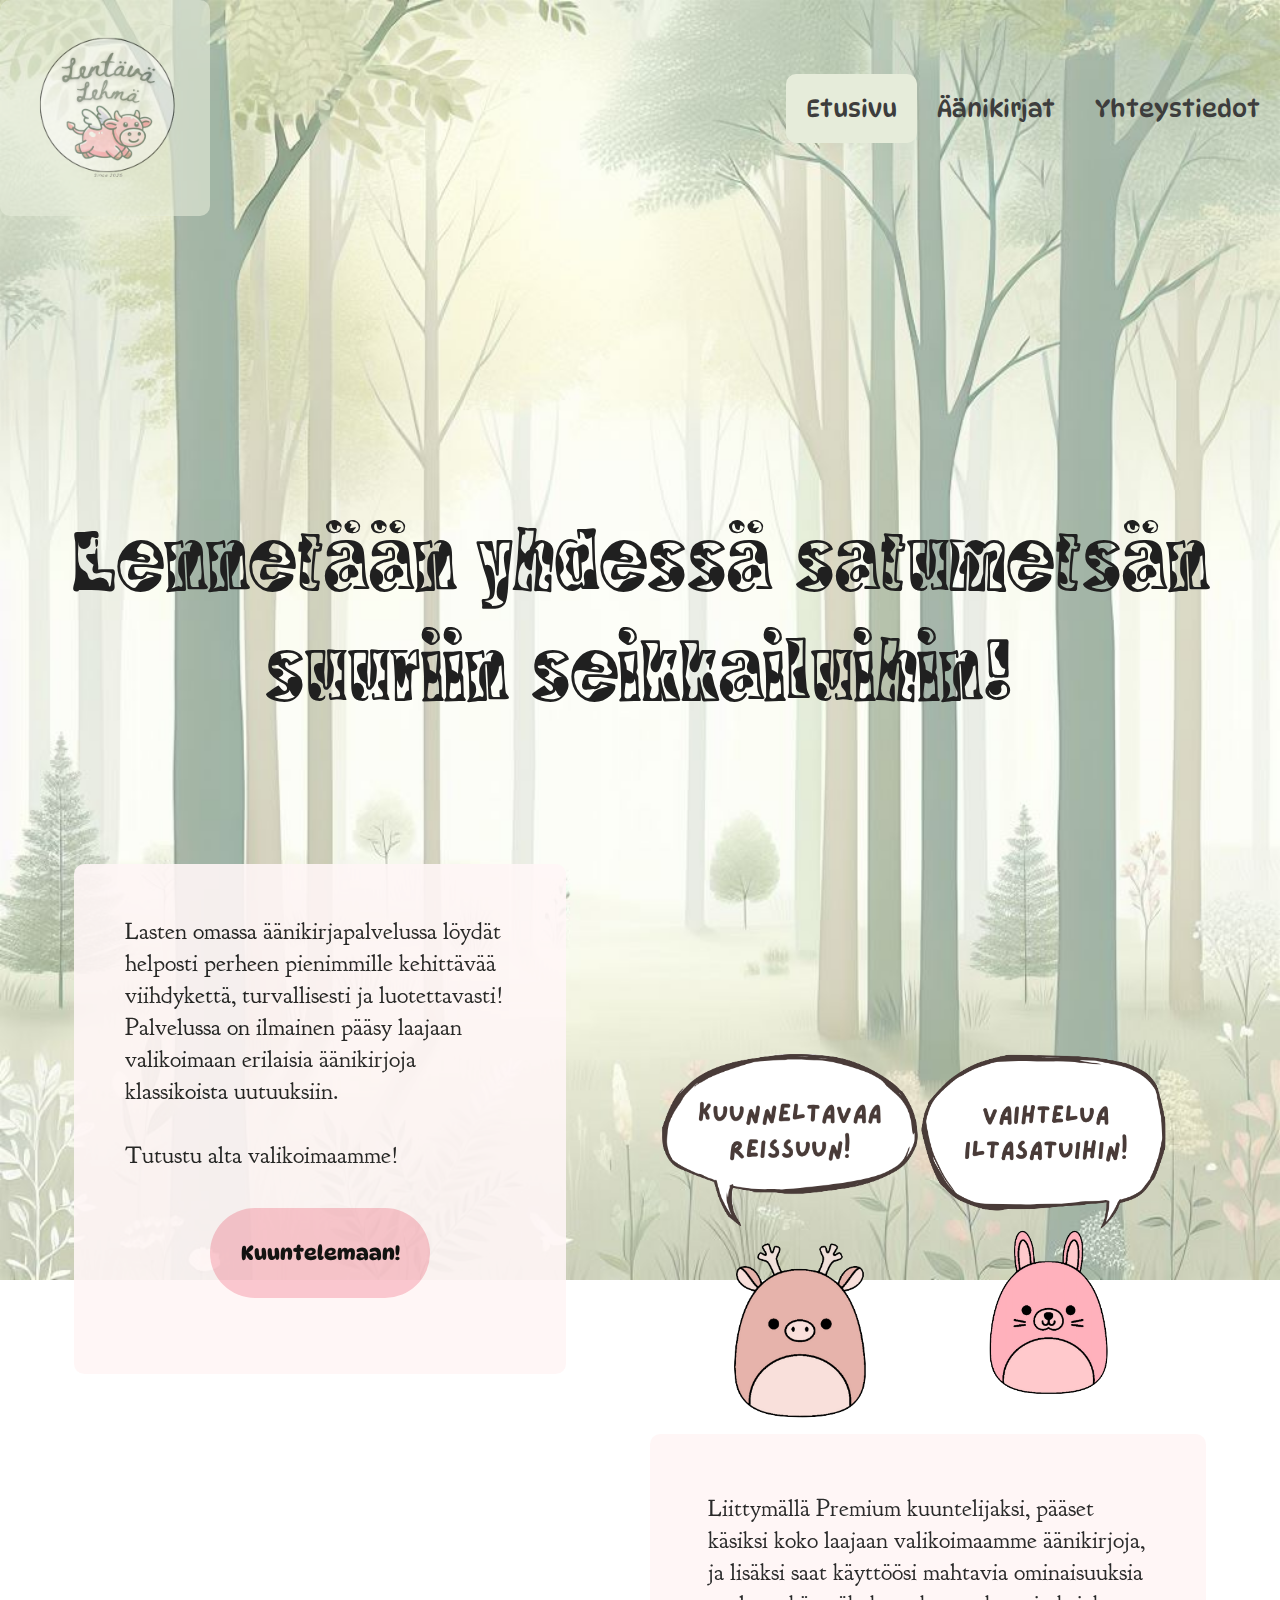
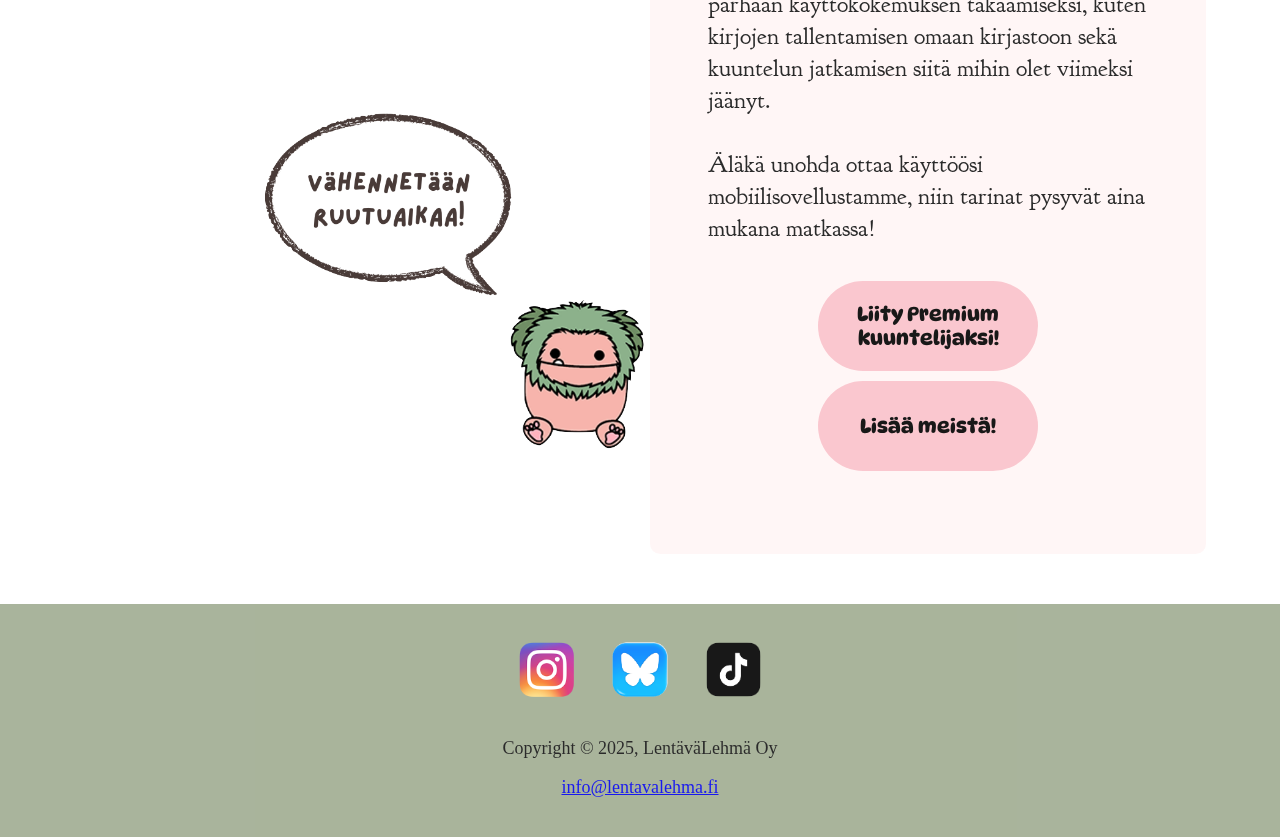
<file: html/index.html>
<!DOCTYPE html>
<html lang="fi">
<head>
    <meta charset="UTF-8">
    <meta name="viewport" content="width=device-width, initial-scale=1.0">
    <meta name="robots" content="noindex">
    <meta name="googlebot" content="noindex">
    <title>Lentävä Lehmä</title>
    <link href="style.css" type="text/css" rel="stylesheet">
<link rel="preconnect" href="https://fonts.googleapis.com">
<link rel="preconnect" href="https://fonts.gstatic.com" crossorigin>
<link href="https://fonts.googleapis.com/css2?family=Moo+Lah+Lah&display=swap" rel="stylesheet"> 
<link href="https://fonts.googleapis.com/css2?family=DynaPuff:wght@400..700&display=swap" rel="stylesheet">
<link href="https://fonts.googleapis.com/css2?family=Goudy+Bookletter+1911&display=swap" rel="stylesheet">
     
</head>
<body>

     <nav class="navbar">
        <a href="index.html"><img src="kuvat/logo.png" alt="LentäväLehmä-logo" class="logo"></a>
        <ul>
            <li><a class="active" href="index.html">Etusivu</a></li>
            <li><a href="aanikirjat.html">Äänikirjat</a></li>
            <li><a  href="yhteystiedot.html">Yhteystiedot</a></li>
       
        </ul>
   </nav>

   <div class="slider" style="
   --width:120px;
   --height:140px;
   --quantity: 14;
   ">
   
        <div class="flex-container">
            <div class="item" style="--position: 1"><img src="kuvat/autot/akkaa_tokkaa_liikenteessa.png" alt="Äkkää ja tökkää liikenteessä"></div>
            <div class="item" style="--position: 2"><img src="kuvat/ELAIN/elaintarhanpienokaiset.png" alt="Eläintarhan pienokaiset"></div>
            <div class="item" style="--position: 3"><img src="kuvat/ELAIN/nalle_puh.png" alt="Nalle Puh"></div>
            <div class="item" style="--position: 4"><img src="kuvat/ELAIN/pupu_aanekaskirja.png" alt="Pupu äänekäs kirja"></div>
            <div class="item" style="--position: 5"><img src="kuvat/muumi/muumi_merenlaulu.png" alt="Muumi Merenlaulu"></div>
            <div class="item" style="--position: 6"><img src="kuvat/muumi/muumi_pikkumyyjavillituuli.png" alt="Muumi Pikku Myy ja villi tuuli"></div>
            <div class="item" style="--position: 7"><img src="kuvat/muumi/muumipeikkokohtaapimean.png" alt="Muumipeikko kohtaa pimeän"></div>
            <div class="item" style="--position: 8"><img src="kuvat/autot/mega_kaivureiden_maailma.png" alt="Megakaivureiden maailma"></div>
            <div class="item" style="--position: 9"><img src="kuvat/ELAIN/arvaa_kuinka_sinua_rakastan.png" alt="Arvaa kuinka paljon sinua rakastan"></div>
            <div class="item" style="--position: 10"><img src="kuvat/ELAIN/fanni_ja_kiusattukaveri.png" alt="Fanni ja kiusattu kaveri"></div>
            <div class="item" style="--position: 11"><img src="kuvat/SATUKIRJAT/hurjan_hauska_unikirja.png" alt="Hurjan hauska unikirja"></div>
            <div class="item" style="--position: 12"><img src="kuvat/muumi/nipsu_on_arka.png" alt="Nipsu on arka"></div>
            <div class="item" style="--position: 13"><img src="kuvat/SATUKIRJAT/holmot_iltasadut.png" alt="Hölmöt iltasadut"></div>
            <div class="item" style="--position: 14"><img src="kuvat/ELAIN/maatilan_mainiot_salapoliisit.png" alt="Maatilan mainiot salapoliisit"></div>
        </div>
    </div>

    <br>
    <br>
   <h1 class="header">Lennetään yhdessä satumetsän <br>suuriin seikkailuihin!</h1>
    <br>
    <br>
    <br>
    <br>

    <div class="box-container">
        
       
        <div class="item1">Lasten omassa äänikirjapalvelussa löydät helposti perheen pienimmille kehittävää viihdykettä, turvallisesti ja luotettavasti! 
            Palvelussa on ilmainen pääsy laajaan valikoimaan erilaisia äänikirjoja klassikoista uutuuksiin.
            <br>
            <br>
            Tutustu alta valikoimaamme! 
            <br>
            <br>
        <div class="button-container">
            <a href="aanikirjat.html" class="button button1">Kuuntelemaan!</a>
        </div>
        
        </div>

        
            <div class="item2">Liittymällä Premium kuuntelijaksi, pääset käsiksi koko laajaan valikoimaamme äänikirjoja, 
            ja lisäksi saat käyttöösi mahtavia ominaisuuksia parhaan käyttökokemuksen takaamiseksi, 
            kuten kirjojen tallentamisen omaan kirjastoon sekä kuuntelun jatkamisen siitä mihin olet viimeksi jäänyt.
            <br>
            <br>
            Äläkä unohda ottaa käyttöösi mobiilisovellustamme, niin tarinat pysyvät aina mukana matkassa!
            <br>
            <br>
            <div class="button-container">
            <a href="Premium" class="button button2">Liity Premium kuuntelijaksi!</a> 
            <a href="yhteystiedot.html" class="button button3">Lisää meistä!</a>
            </div>
            
         </div>
       
            <img class="morri" src="kuvat/morripuhuu.png" width="400" alt="Örri Mörri hahmo">
       
            <img class="poro" src="kuvat/poropuhuu.png" width="300" alt="Poro hahmo">
       
            <img class="pupu" src="kuvat/pupupuhuu.png" width="300" alt="Pupu hahmo">
        <br>
        <br>
    </div>
        
    <footer>
        <div class="some">
            <br>
            <img id="insta" src="kuvat/logot/Instagram_icon.png" alt="Instagram_icon">
            <img src="kuvat/logot/bluesky-app-transparent-icon-free-png.png" alt="bluesky_logo">
            <img src="kuvat/logot/tiktok-logo-tikok-icon-transparent-tikok-app-logo-free.png" alt="tiktok_logo">
        </div>
        <div>
            <p>Copyright &copy; 2025, LentäväLehmä Oy</p>
        </div>
        <div>
            <p><a href="mailto:info@lentavalehma.fi">info@lentavalehma.fi</a></p>
        </div>
        <br>
    </footer>

</body>
</html>
</file>
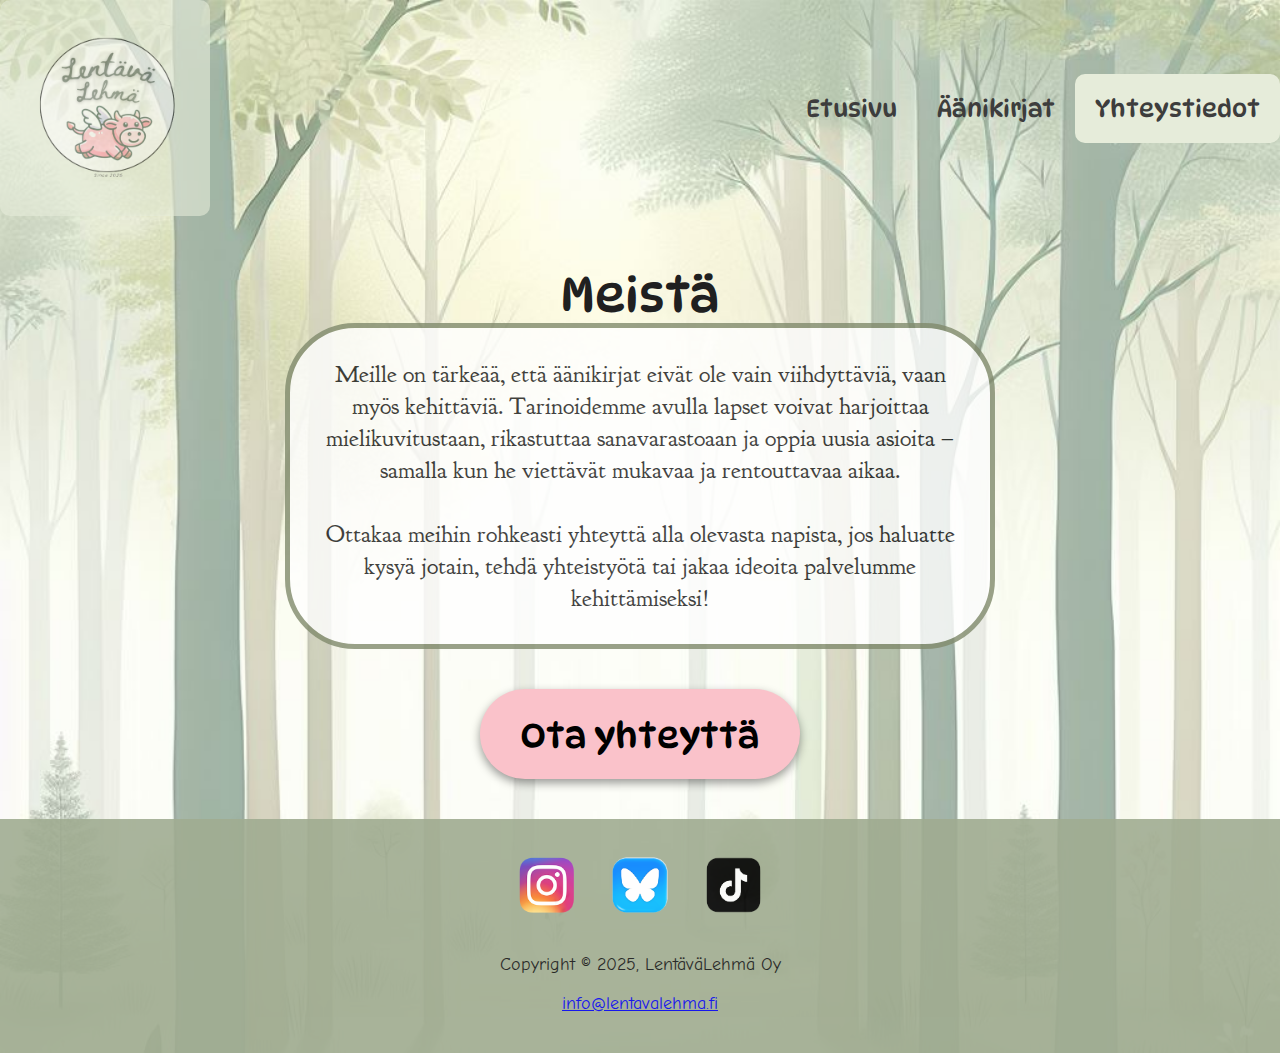
<file: html/yhteystiedot.html>
<!DOCTYPE html>
<html lang="fi">
<head>
  <meta charset="UTF-8">
  <meta name="viewport" content="width=device-width, initial-scale=1.0">
  <title>Äänikirjat</title>
  <link href="style.css" type="text/css" rel="stylesheet">
  <link rel="preconnect" href="https://fonts.gstatic.com" crossorigin>
<link href="https://fonts.googleapis.com/css2?family=Comic+Neue:ital,wght@0,300;0,400;0,700;1,300;1,400;1,700&display=swap" rel="stylesheet">
<link rel="preconnect" href="https://fonts.googleapis.com">
<link rel="preconnect" href="https://fonts.gstatic.com" crossorigin>
<link href="https://fonts.googleapis.com/css2?family=Moo+Lah+Lah&display=swap" rel="stylesheet"> 
<link rel="preconnect" href="https://fonts.googleapis.com">
<link rel="preconnect" href="https://fonts.gstatic.com" crossorigin>
<link href="https://fonts.googleapis.com/css2?family=DynaPuff:wght@400..700&display=swap" rel="stylesheet">
<link rel="preconnect" href="https://fonts.googleapis.com">
<link rel="preconnect" href="https://fonts.gstatic.com" crossorigin>
<link href="https://fonts.googleapis.com/css2?family=Goudy+Bookletter+1911&display=swap" rel="stylesheet">
     
</head>
<body>
    <nav class="navbar">
        <a href="index.html"><img src="kuvat/logo.png" alt="LentäväLehmä-logo" class="logo"></a>
        <ul>
            <li><a href="index.html">Etusivu</a></li>
            <li><a href="aanikirjat.html">Äänikirjat</a></li>
            <li><a class="active"  href="yhteystiedot.html">Yhteystiedot</a></li>
       
        </ul>
   </nav>

    
    <h1 class="meista">Meistä</h1>

    <p class="meistaTeksti">Meille on tärkeää, että äänikirjat eivät ole vain viihdyttäviä, vaan myös kehittäviä. Tarinoidemme avulla lapset voivat harjoittaa mielikuvitustaan, rikastuttaa sanavarastoaan ja oppia uusia asioita – samalla kun he viettävät mukavaa ja rentouttavaa aikaa. 
        <br>
        <br>
        Ottakaa meihin rohkeasti yhteyttä alla olevasta napista, jos haluatte kysyä jotain, tehdä yhteistyötä tai jakaa ideoita palvelumme kehittämiseksi!
        
    </p>

    
    <div class="otayhteyttacontainer">
        <div class="contact-box">
            <a href="mailto:info@lentavalehma.fi" 
            class="otayhteyttabutton">Ota yhteyttä</a>
        </div>
    </div>

    <footer>
   
        <div class="some">
            <br>
            <img id="insta" src="kuvat/logot/Instagram_icon.png" alt="Instagram_icon">
            <img src="kuvat/logot/bluesky-app-transparent-icon-free-png.png" alt="bluesky_logo">
            <img src="kuvat/logot/tiktok-logo-tikok-icon-transparent-tikok-app-logo-free.png" alt="tiktok_logo">
        </div>
        <div>
            <p>Copyright &copy; 2025, LentäväLehmä Oy</p>
        </div>
        <div>
            <p><a href="mailto:info@lentavalehma.fi">info@lentavalehma.fi</a></p>
        </div>
        <br>
    </footer>

</body>
</html>
</file>
<file: html/style.css>
body {
    background-image: url("kuvat/Metsatausta.png");
    background-repeat: no-repeat;
    background-attachment: fixed;
    background-size: cover;
    font-family: "Goudy bookletter 1911";
    text-align: center;
    color: #141414;
    min-height: 100vh;
    margin: 0%;
    
}
/* NAVIGOINTI */



@media only screen and (max-width: 600px) {
    body {
        background-size: cover;
        background-image: url('kuvat/Metsataustamobile.png');
        background-repeat: no-repeat;
        margin: 0%;
        overflow-x: hidden !important;
    }
    .navbar {
        display: flex;
        flex-direction: column;
        align-items: center;
        width: 100%;
    }

    .navbar ul {
        display: flex;
        flex-wrap: wrap;
        justify-content: center;
        padding: 0;
        width: 100%;
    }

    .navbar ul li {
        width: 50%;
        text-align: center;
        display: flex;
        justify-content: center;
        align-items: center;
    }

    .navbar ul li:last-child {
        width: 100%;
        display: flex;
        justify-content: center;
    }

    .navbar ul li a {
        display: flex;
        justify-content: center;
        align-items: center;
        width: 100%;
        text-align: center;
    }
    


}

li {
    float: right; 
    display: block;
}

.navbar {
    display: flex;
    justify-content: flex-end; 
    align-items: center;
    padding-bottom: 50px;
}

.navbar ul {
    display: flex;
    flex-direction: row;
    justify-content: flex-end;
    list-style: none;
    top: 30px;
    width: 90%;
}

.navbar ul a {
    
    display: flex;
    padding: 20px;
    font-family: "dynapuff";
    font-size: x-large;
    color: #3d3d3d;
    text-decoration: none;
    border: 2px solid #e6ecda;
    border-style: hidden;
    outline-color: #a0ac91;
    border-radius: 10px;
    
    
}

.navbar a:hover {
    
    background-color: #e6ecda;
    
    border-radius: 10px;
    color: #3d3d3d;
    -webkit-text-stroke: 0.5px #818B6D;
    opacity: 0.6;
    
}

.active {
    background-color: #e6ecda;
    border-radius: 10px;
    
}

.logo {
    width: 200px;
    padding: 5px;
    
}

/* NAVIGOINTI ENDS */


/* SLIDER*/
.mobilehahmo {
    display: none;
}
.slider{
    width: 100%;
    height: 200px;
    mask-image: linear-gradient(
        to right,
        transparent,
        #000,
        transparent);
}

 .flex-container {
    display: flex;
    justify-content: flex-start;
    flex-direction: row;
    width: 100%;
    height: 140px;
    position: relative;
 }

.slider .flex-container .item {
    width: var(--width);
    height: var(--height);
    position: absolute;
    right: 100%;
    animation: autoRun 14s linear infinite;
    animation-delay: calc( ( 14s / 14) * (var(--position) - 1));
}
.slider .flex-container .item img{
  width: 120px;
  height: 140px;
  padding: 10px;
  background-color: #E8B5AC;
}
@keyframes autoRun{
    from{
        right: 100%;
    }
    to{
        right: calc(var(--width)* -1);
    }
}

/* SLIDER ENDS */




    h1 {
        display: block;
        font-size: 90px;
        font-weight: 50;
        font-family: moo lah lah;
        color: #202020;
        margin: 0 auto;
        text-align: center;
    }
    
    @media only screen and (max-width: 600px) {
        h1 {
            font-size: 40px;
            padding: 0%;
            
        }
    }
   


@media only screen and (max-width: 600px){
    .slider, .flex-container, .item{
        display: none;

    }
   
    
}

h2 {
    font-family: "dynapuff";
    font-size: x-large;
}

p {
    font-family: "comic neue";
    font-size: large;
    overflow: hidden;
}

.item1, .item2 {
    display: grid;
    font-size: x-large;
    padding: 10%;
    background-color: #fff6f6;
    border-radius: 10px;
    opacity: 0.9;
    font-family: "Goudy bookletter 1911";
    text-align: left;
    margin: 10px;
    margin-bottom: 50px;
   
}


.box-container {
    display: grid;
    grid-template-columns: repeat(20, 5%);
    grid-template-rows: 20fr;
    box-sizing: border-box;
}

@media only screen and (max-width: 600px) {
    .box-container {
        display: flex;
        flex-direction: column;
        flex-wrap: wrap;
        width: 100%;
        justify-content: center;
        align-items: center;
        font-size: large;
    }
    .box-container .poro, .pupu {
        display: none;
    }
    .box-container .morri {
        position: static;
        width: 300px;
    }
    .box-container .item1, .box-container .item2 {
        display: flex;
        flex-wrap: wrap;
        flex-direction: column;
        text-align: left;
        align-items: center;
        margin: 5%;
        width: 100%;
        column-gap: 10px;
        padding: 10%;
        background-color: #fff6f6;
        border-radius: 10px;
        opacity: 0.9;
        font-size: large;
        max-width: 70%;
    }
  }

.item1 {
    display: inline-grid;
    justify-content: center;
    grid-column-start: 2;
    grid-column-end: 10;
    grid-row-start: 3;
    grid-row-end: 7;
    
    
}

 .item2 {
    display: inline-grid;
    grid-column-start: 11;
    grid-column-end: 20;
    grid-row-start: 8;
    grid-row-end: 12;
    

 }
  
.box-container .poro {
  
    grid-column-start: 11;
    grid-column-end: 14;
    grid-row-start: 5;
    grid-row-end: 7;
}
.box-container .morri {
    
    grid-column-start: 5;
    grid-column-end: 6;
    grid-row-start: 10;
    grid-row-end: 11;
}
.box-container .pupu {
   
    grid-column-start: 15;
    grid-column-end: 18;
    grid-row-start: 5;
    grid-row-end: 7;
}

.button-container {
    display: flex;
    justify-content: center;
    background-color: #fff6f6;
    padding-bottom: 20px;
    flex-direction: column;
    align-items: center;
    
}

.box-container a:link{
    background-color: hsl(351, 85%, 87%);
  color: #000000;
  padding: 5px 10px;
  text-align: center;
  text-decoration: none;
  display: inline-block;
}
.button1, .button2, .button3 {
    display: flex;
    flex-wrap: wrap;
    font-size: 20px;
    align-content: center;
    justify-content: space-around;
    border-radius: 200px;
    border: 0px solid;
    width: 200px;
    height: 80px;
    background-color: hsl(351, 85%, 87%);
    color: #000000;
    font-family: "dynapuff";
    font-weight: 600;
    margin: 5px auto;
}

.box-container a:link:hover{
    background-color: #fe9fad;
    opacity: 0.9;
    color:#fafafa;
    box-shadow: 0 12px 16px 0 rgba(0,0,0,0.24),
     0 17px 50px 0 rgba(0,0,0,0.19);
}


@media only screen and (max-width: 600px) {
    .box-container a:link {
        display: flex;
        flex-direction: column;
        justify-content: center;
        font-size: medium;
        align-content: center;
        width: 100%;
        height: 60px;
        margin: 5px auto;
        max-width: 80%;
    }

}
 
/* Tästä alkaa äänikirja sliderit */
.aanikirjat {
    font-family: "dynapuff";
    font-size: xxx-large;
}
.slider-container {
    position: relative; /* Important for absolute positioning of arrows */
    width: 60%;
    margin: 10px auto;
    overflow: hidden;
    padding-bottom: 12px;
    text-align: center;
    font-family: "comic neue";
  }
  
  /* Slider row styling */
  .aanikirja_slider {
    display: flex;
    overflow-x: auto;
    scroll-behavior: smooth;
    mask-image: linear-gradient(
        to right,
        rgba(0, 0, 0, 1) 80%,   /* Fully visible on the left */
        rgba(0, 0, 0, 1) 80%,  /* Keep visibility strong for a while */
        rgba(0, 0, 0, 0) 100%  /* Gradual fade-out towards the right */
    );

  }
  .aanikirja_slider::-webkit-scrollbar {
    display: none;
  }

  /* Slide styling */
  .slide {
    width: 170px;
    margin-right: 20px;
    border-radius: 20px;
    box-shadow: 0 4px 8px rgba(0, 0, 0, 0.5);
    transition: transform 0.7s ease;
  }
  @media only screen and (max-width: 600px) {
    .slide {
        width: 120px;
        height: auto;
    }
  }

  .slide:hover {
    transform: scale(1.1);
  }

  /* Arrow button styling */
  .arrow {
    position: absolute;
    top: 50%;
    transform: translateY(-50%);
    background-color: rgba(0, 0, 0, 0.7);
    color: white;
    border: none;
    font-size: 2rem;
    cursor: pointer;
    width: 50px;
    height: 50px;
    border-radius: 50%;
    z-index: 10;
    transition: 0.3s;
  }

  .arrow:hover {
    background-color: rgba(255, 255, 255, 0.7);
    color: black;
  }

  .arrow.left {
    left: 10px;
  }

  .arrow.right {
    right: 10px;
  }

  
/*Tähän loppuu äänikirja sliderit */

 /*Ota yhteyttä sivu*/

 .meistaTeksti{
    background-color: rgb(255, 255, 255);
    width: 50%;
    border: 5px solid #818B6D;
    padding: 30px;
    display: flex;
    font-size: x-large;
    border-radius: 70px;
    opacity: 0.8;
    margin: auto;
    text-align : center;
    font-family: "goudy bookletter 1911";
}

@media screen and (max-width: 700px) {
    .meistaTeksti {
        font-size: large;
    }
}

 .otayhteyttabutton {
    background-color: hsl(351, 85%, 87%);
    border: 30px;
    color: hsl(0, 0%, 0%);
    padding: 25px 10px;
    text-align: center;
    text-decoration: rgb(116, 96, 58);
    display: inline-block;
    font-size: 35px;
    margin: 40px;
    cursor: pointer;
    display: flex;
    justify-content: center;
    margin-left: auto;
    margin-right: auto;
    width: 300px;
    height: 40px;
    box-shadow: 0 4px 10px rgba(0, 0, 0, 0.4);
    transition: all 0.3s ease-in-out;
    border-radius: 200px;
    font-family: "dynapuff";
  }


  .otayhteyttacontainer {
    display: flex;
    align-items: center;
    justify-content: center;
}

.meista {
    font-family: "dynapuff"; 
    font-size: xxx-large;
}
/*Ota yhteyttä loppuu*/

footer {
  
    text-align: center;
    font-family: "Goudy bookletter 1911";
    width: 100%;
    background-color: #a0ac91;
    opacity: 0.9;
}

.some img {
    max-width: 7%;
    height: auto;
    flex-direction: row;
    
}
</file>
